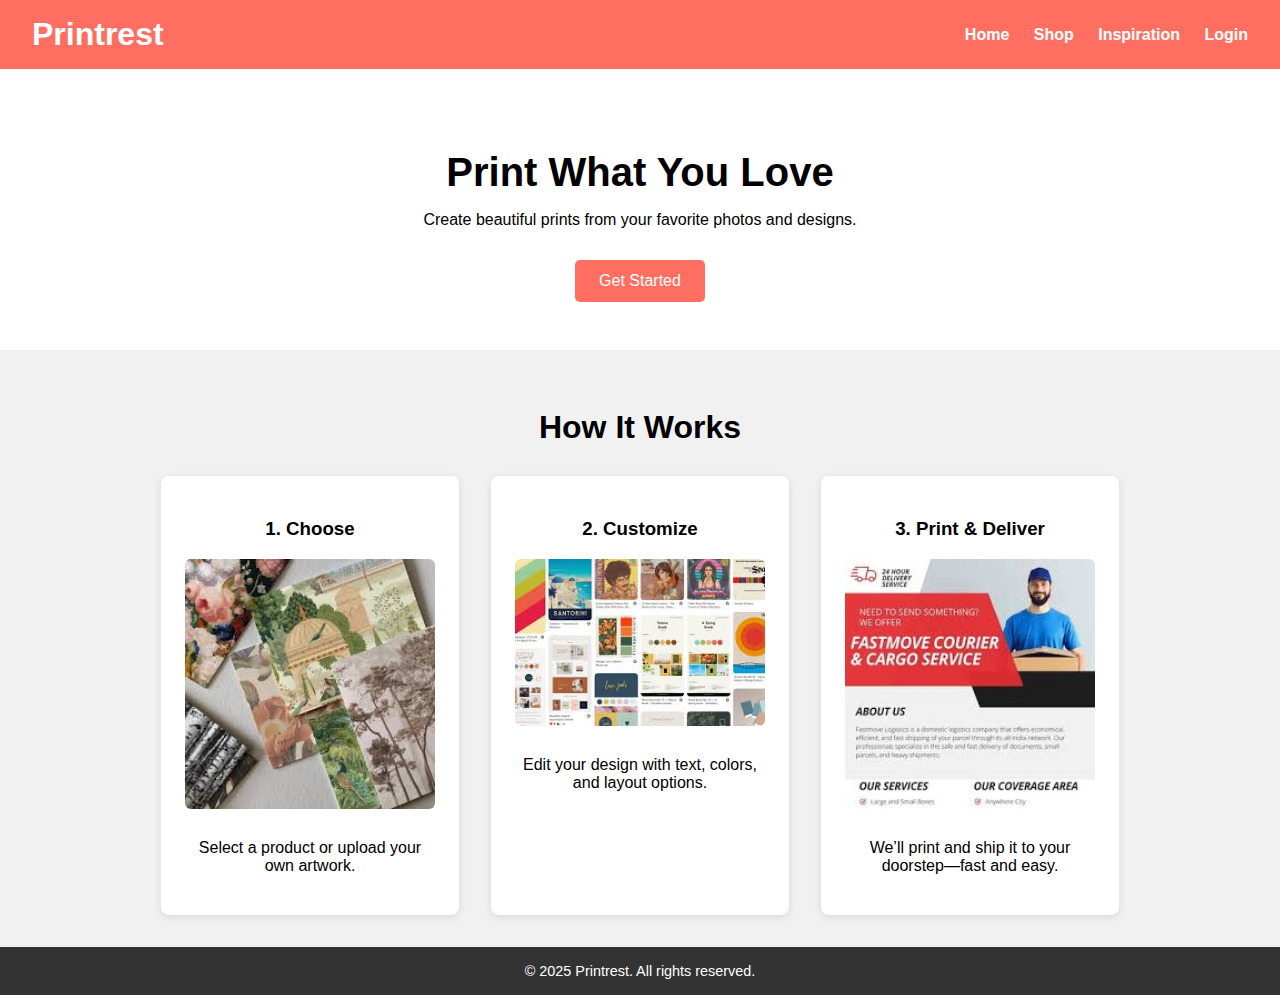
<file: mern/printrest.html/index.html>
<!DOCTYPE html>
<html lang="en">
<head>
  <meta charset="UTF-8" />
  <meta name="viewport" content="width=device-width, initial-scale=1.0"/>
  <title>Printrest - Home</title>
  <link rel="stylesheet" href="style.css" />
  

    
</head>
<body>

  <header>
    <h1>Printrest</h1>
    <nav>
      <a href="#">Home</a>
      <a href="#">Shop</a>
      <a href="#">Inspiration</a>
      <a href="#">Login</a>
    </nav>
  </header>

  <section class="hero">
    <h2>Print What You Love</h2>
    <p>Create beautiful prints from your favorite photos and designs.</p>
   
    <button>Get Started</button>
  </section>

  <section class="steps">
    <h2>How It Works</h2>
    <div class="step-container">
      <div class="step">
        <h3>1. Choose</h3>
        <img src="[data-uri]" alt="Choose Product" />
        <p>Select a product or upload your own artwork.</p>
      </div>
      <div class="step">
        <h3>2. Customize</h3>
        <img src="[data-uri]" alt="Customize" />
        <p>Edit your design with text, colors, and layout options.</p>
      </div>
      <div class="step">
        <h3>3. Print & Deliver</h3>
        <img src="[data-uri]" alt="Print and Deliver" />
        <p>We’ll print and ship it to your doorstep—fast and easy.</p>
      </div>
    </div>
  </section>

  <footer>
    &copy; 2025 Printrest. All rights reserved.
  </footer>

</body>
</html>
</file>
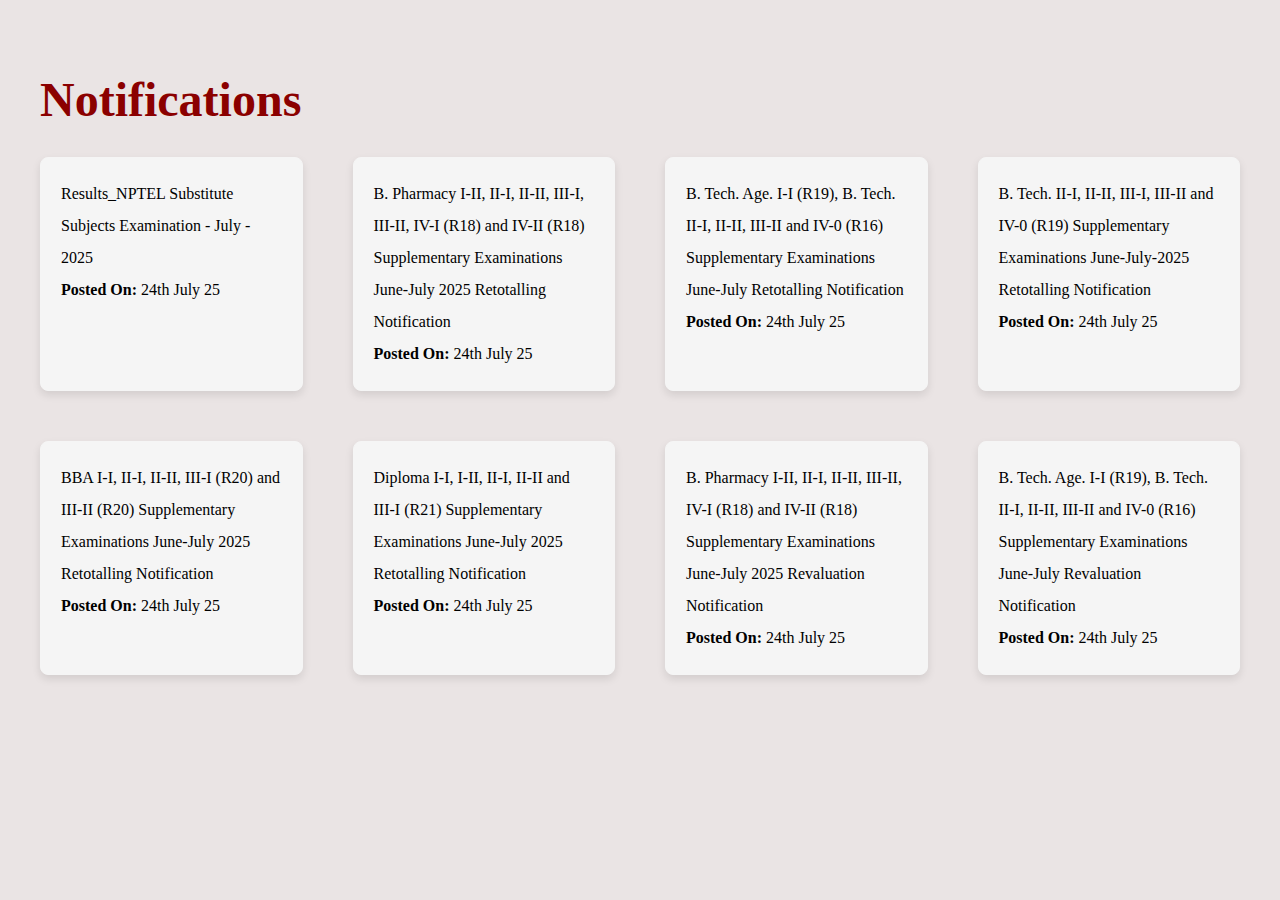
<file: mern/vignan.html/index.html>
<!DOCTYPE html>
<html lang="en">
<head>
    <title>Document</title>
    <link rel="stylesheet" href="style.css">
</head>
<body>
    <h1>Notifications</h1>
    <div id="Notifications">
        <div>
            Results_NPTEL Substitute Subjects Examination - July - 2025<br>
            <strong>Posted On:</strong> 24th July 25
        </div>
        <div>
            B. Pharmacy I-II, II-I, II-II, III-I, III-II, IV-I (R18) and IV-II (R18) Supplementary Examinations June-July 2025 Retotalling Notification<br>
            <strong>Posted On:</strong> 24th July 25
        </div>
        <div>
            B. Tech. Age. I-I (R19), B. Tech. II-I, II-II, III-II and IV-0 (R16) Supplementary Examinations June-July Retotalling Notification<br>
            <strong>Posted On:</strong> 24th July 25
        </div>
        <div>
            B. Tech. II-I, II-II, III-I, III-II and IV-0 (R19) Supplementary Examinations June-July-2025 Retotalling Notification<br>
            <strong>Posted On:</strong> 24th July 25
        </div>
        <div>
            BBA I-I, II-I, II-II, III-I (R20) and III-II (R20) Supplementary Examinations June-July 2025 Retotalling Notification<br>
            <strong>Posted On:</strong> 24th July 25
        </div>
        <div>
            Diploma I-I, I-II, II-I, II-II and III-I (R21) Supplementary Examinations June-July 2025 Retotalling Notification<br>
            <strong>Posted On:</strong> 24th July 25
        </div>
        <div>
            B. Pharmacy I-II, II-I, II-II, III-II, IV-I (R18) and IV-II (R18) Supplementary Examinations June-July 2025 Revaluation Notification<br>
            <strong>Posted On:</strong> 24th July 25
        </div>
        <div>
            B. Tech. Age. I-I (R19), B. Tech. II-I, II-II, III-II and IV-0 (R16) Supplementary Examinations June-July Revaluation Notification<br>
            <strong>Posted On:</strong> 24th July 25
        </div>
    </div>
</body>
</html>
</file>
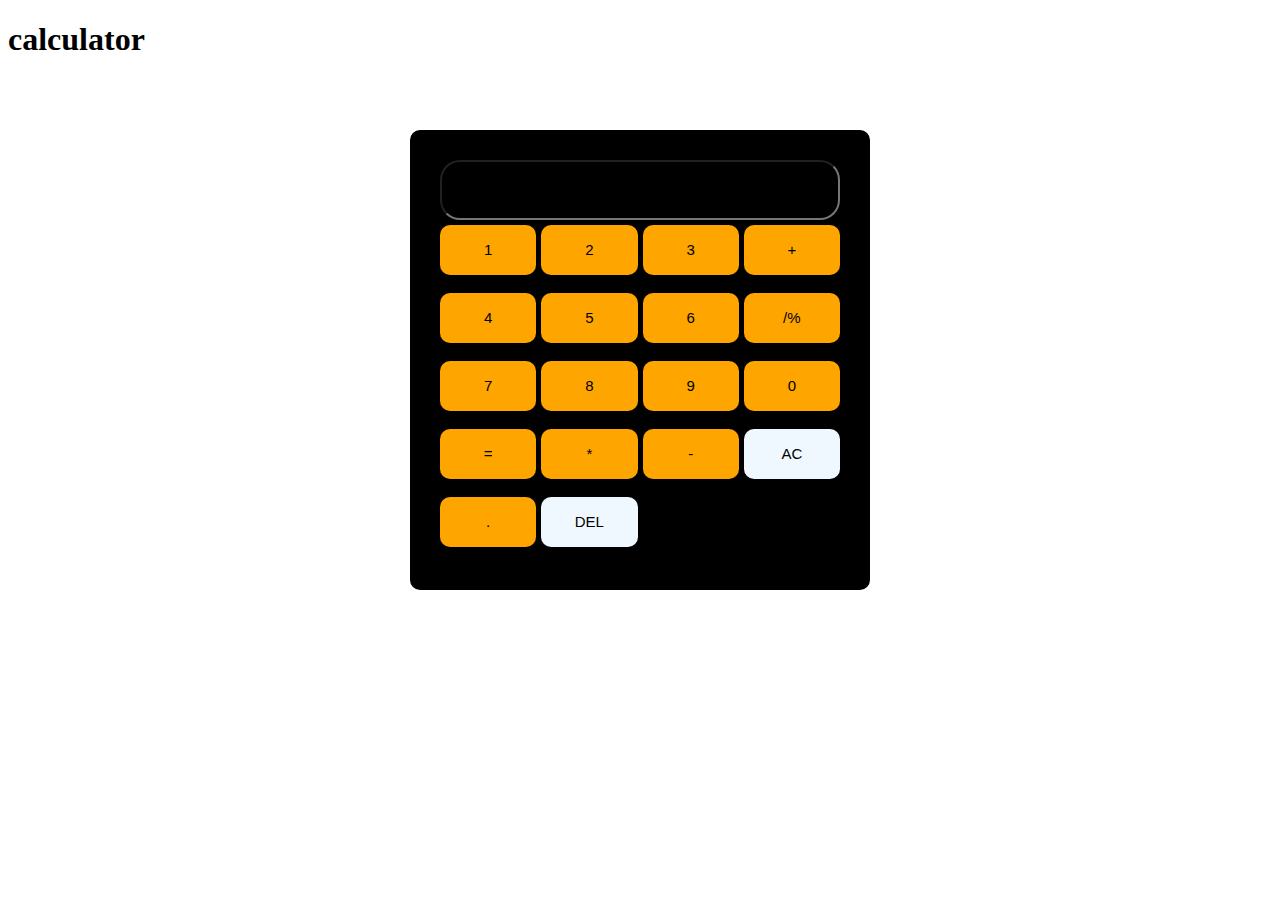
<file: mern/cal.html>
<!DOCTYPE html>
<html>
<head>
    <title>Calculator</title>
    <style>
        #calculator {
            width: 400px;
            background-color: black;
            display: grid;
            grid-template-columns: repeat(4, 1fr);
            padding: 10px;
            border-radius: 10px;
            gap: 5px;
            margin: 30px;
            border:20px solid black;
            height:400px;
        }

        button {
            padding: 10px;
            font: 15px arial;
            cursor: pointer;
            height: 50px;
            background-color: orange;
            border: none;
            border-radius: 10px;
        }

        button:hover {
            background-color: darkgray;
        }

        .display {
            grid-column: 1 / span 4;
            text-align: right;
            padding: 10px;
            background-color: black;
            color: darkorchid;
            font-size: 20px;
            border-radius: 20px;
        }

        .container {
            display: flex;
            justify-content: center;
            align-items: center;
            padding:20px;
        }
    </style>
</head>
<body>
    <h1>calculator</h1>
    <div class="container">
        <div id="calculator">
            <input type="text" id="display" class="display">

            <button>1</button>
            <button>2</button>
            <button>3</button>
            <button>+</button>
            <button>4</button>
            <button>5</button>
            <button>6</button>
            <button>/%</button>
            <button>7</button>
            <button>8</button>
            <button>9</button>
            <button>0</button>
            <button class=>=</button>
            <button>*</button>
            <button>-</button>
            <button style="background-color: aliceblue;"> AC</button>
            <button class="operator">.</button>
            <button style="background-color: aliceblue;">DEL</button>
        </div>
    </div>
</body>
</html>
</file>
<file: mern/printrest.html/style.css>
body {
      margin: 0;
      font-family: 'Segoe UI', sans-serif;
      background-color: #f8f9fa;
    }

    header {
      background-color: #ff6f61;
      color: white;
      padding: 1rem 2rem;
      display: flex;
      justify-content: space-between;
      align-items: center;
    }

    header h1 {
      margin: 0;
    }

    nav a {
      margin-left: 20px;
      color: white;
      text-decoration: none;
      font-weight: bold;
    }

    nav a:hover {
      text-decoration: underline;
    }

    .hero {
      text-align: center;
      padding: 3rem 1rem;
      background-color: #fff;
    }

    .hero img {
      width: 80%;
      max-width: 700px;
      margin: 20px 0;
      border-radius: 10px;
    }

    .hero h2 {
      font-size: 2.5rem;
      margin-bottom: 10px;
    }

    .hero button {
      margin-top: 15px;
      padding: 0.75rem 1.5rem;
      font-size: 1rem;
      background-color: #ff6f61;
      color: white;
      border: none;
      border-radius: 5px;
      cursor: pointer;
    }

    .steps {
      padding: 2rem 1rem;
      text-align: center;
      background-color: #f1f1f1;
    }

    .steps h2 {
      font-size: 2rem;
      margin-bottom: 30px;
    }

    .step-container {
      display: flex;
      justify-content: center;
      flex-wrap: wrap;
      gap: 2rem;
    }

    .step {
      background-color: white;
      padding: 1.5rem;
      width: 250px;
      border-radius: 8px;
      box-shadow: 0 2px 8px rgba(0,0,0,0.1);
    }

    .step img {
      width: 100%;
      border-radius: 6px;
      margin-bottom: 10px;
    }

    footer {
      text-align: center;
      padding: 1rem;
      background-color: #333;
      color: white;
      font-size: 0.9rem;
    }
</file>
<file: mern/vignan.html/style.css>
body {
    margin: 0;
    padding: 40px;
    background-color: rgb(234, 228, 228);
    
}

h1 {
    font-weight: bold;
    color: rgb(139, 0, 0);
    font-size: 3em;
    margin-bottom: 30px;
}

#Notifications {
    display: grid;
    grid-template-columns: repeat(4, 1fr);
    gap: 50px;
}

#Notifications > div{
    background-color: whitesmoke;
    padding: 20px;
    border: 1px solid whitesmoke;
    border-radius: 8px;
    line-height: 2;
    box-shadow: 0 4px 8px rgba(0, 0, 0, 0.1);
    
}
#Notifications > div:hover{
    background-color: rgb(214, 133, 172);
    cursor: pointer;
}
</file>
